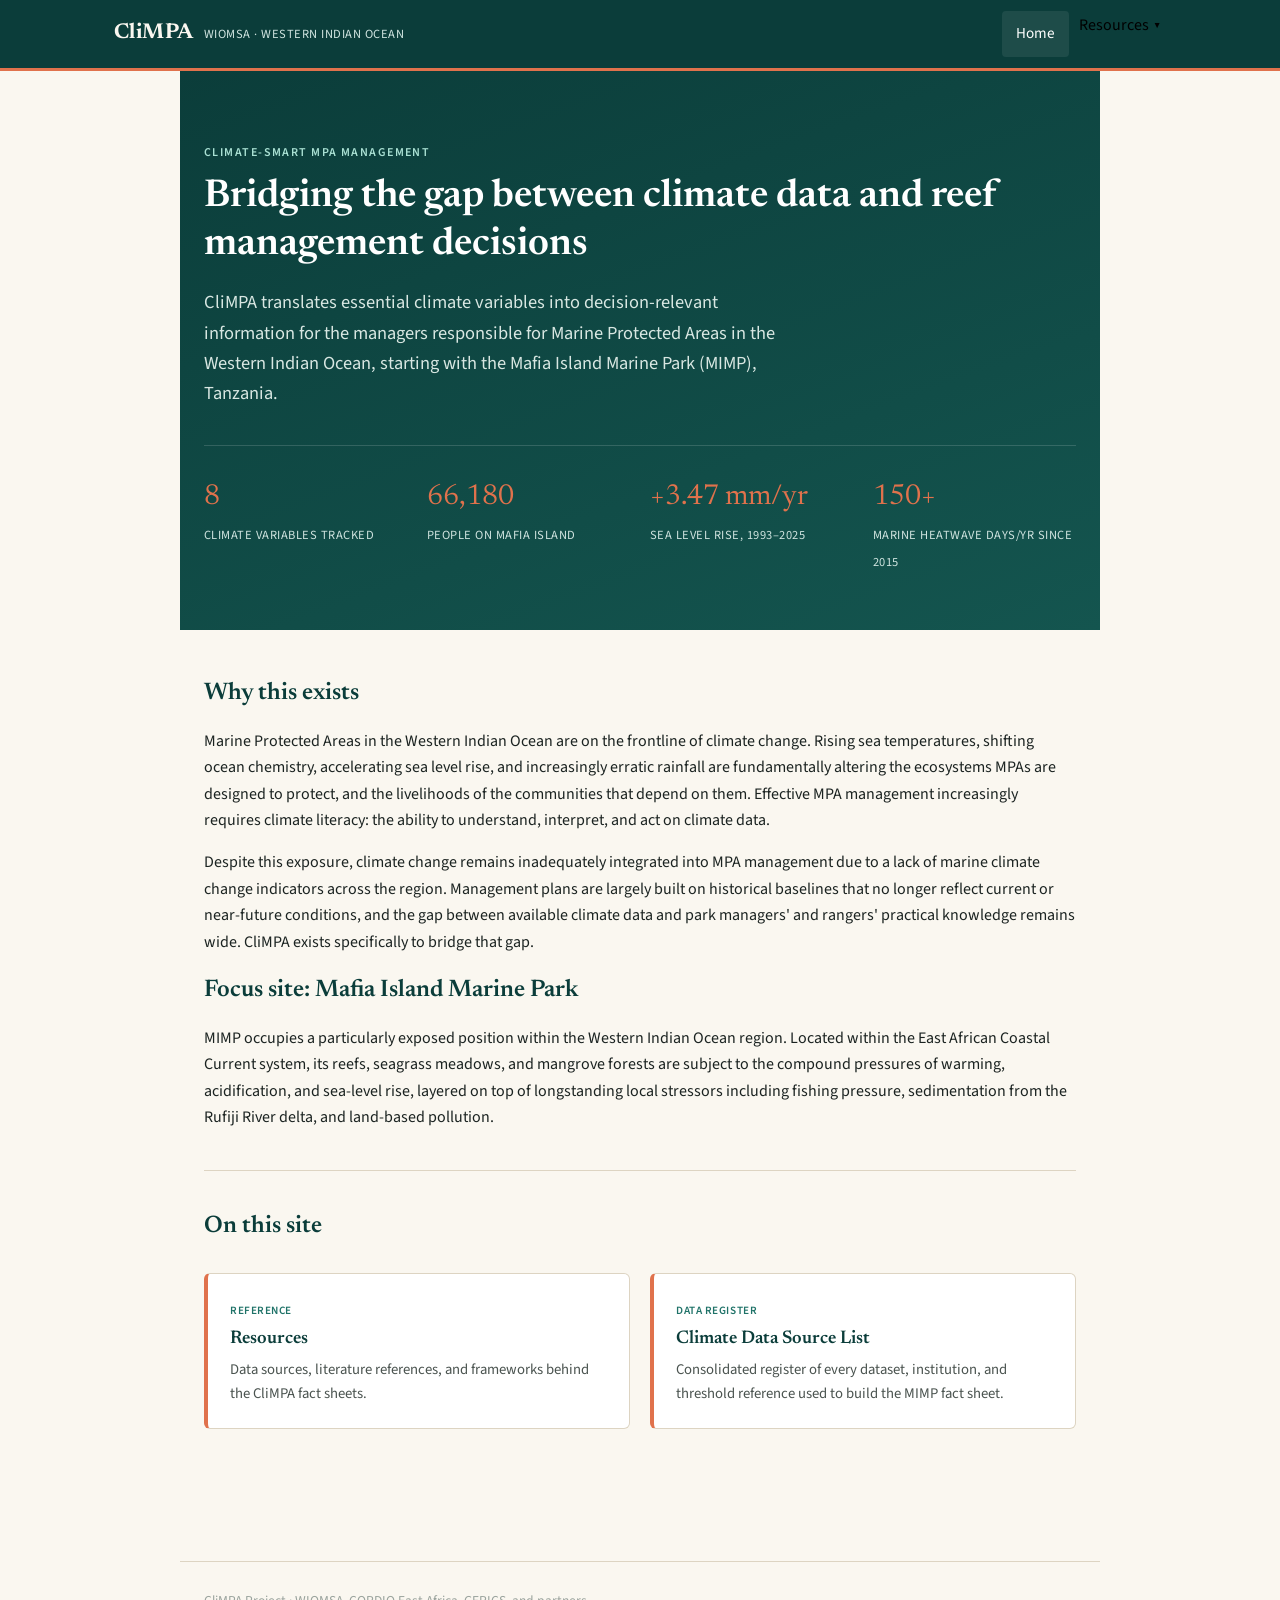
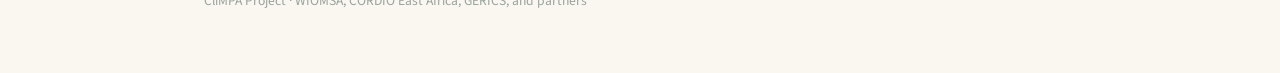
<file: docs/index.html>
<!DOCTYPE html>
<html lang="en">
<head>
<meta charset="UTF-8" />
<meta name="viewport" content="width=device-width, initial-scale=1" />
<title>CliMPA &mdash; Climate-Smart Marine Protected Area Management</title>
<link rel="preconnect" href="https://fonts.googleapis.com">
<link rel="preconnect" href="https://fonts.gstatic.com" crossorigin>
<link href="https://fonts.googleapis.com/css2?family=Newsreader:ital,wght@0,400;0,600;0,700;1,500&family=Source+Sans+3:wght@400;600;700&display=swap" rel="stylesheet">
<link rel="stylesheet" href="styles.css" />
</head>
<body>

<header class="site-header">
  <div class="nav-wrap">
    <a class="brand" href="index.html">
      <span class="brand-mark">CliMPA</span>
      <span class="brand-sub">WIOMSA &middot; Western Indian Ocean</span>
    </a>
    <nav class="primary-nav" aria-label="Primary">
      <ul>
        <li><a href="index.html" aria-current="page">Home</a></li>
        <li class="has-dropdown">
          <button class="dropdown-toggle" aria-expanded="false" aria-haspopup="true">
            Resources <span class="caret">&#9660;</span>
          </button>
          <ul class="dropdown-menu">
            <li><a href="resources.html">All resources</a></li>
            <li><a href="climate-data-source-list.html">Climate Data Source List</a></li>
          </ul>
        </li>
      </ul>
    </nav>
  </div>
</header>

<main>
  <section class="hero">
    <div class="hero-inner">
      <div class="page-eyebrow">Climate-smart MPA management</div>
      <h1 class="page-title">Bridging the gap between climate data and reef management decisions</h1>
      <p class="lede">CliMPA translates essential climate variables into decision-relevant information for the managers responsible for Marine Protected Areas in the Western Indian Ocean, starting with the Mafia Island Marine Park (MIMP), Tanzania.</p>

      <div class="stat-row">
        <div class="stat"><span class="num">8</span><span class="label">Climate variables tracked</span></div>
        <div class="stat"><span class="num">66,180</span><span class="label">People on Mafia Island</span></div>
        <div class="stat"><span class="num">+3.47 mm/yr</span><span class="label">Sea level rise, 1993&ndash;2025</span></div>
        <div class="stat"><span class="num">150+</span><span class="label">Marine heatwave days/yr since 2015</span></div>
      </div>
    </div>
  </section>

  <h2>Why this exists</h2>
  <p>Marine Protected Areas in the Western Indian Ocean are on the frontline of climate change. Rising sea temperatures, shifting ocean chemistry, accelerating sea level rise, and increasingly erratic rainfall are fundamentally altering the ecosystems MPAs are designed to protect, and the livelihoods of the communities that depend on them. Effective MPA management increasingly requires climate literacy: the ability to understand, interpret, and act on climate data.</p>

  <p>Despite this exposure, climate change remains inadequately integrated into MPA management due to a lack of marine climate change indicators across the region. Management plans are largely built on historical baselines that no longer reflect current or near-future conditions, and the gap between available climate data and park managers' and rangers' practical knowledge remains wide. CliMPA exists specifically to bridge that gap.</p>

  <h2>Focus site: Mafia Island Marine Park</h2>
  <p>MIMP occupies a particularly exposed position within the Western Indian Ocean region. Located within the East African Coastal Current system, its reefs, seagrass meadows, and mangrove forests are subject to the compound pressures of warming, acidification, and sea-level rise, layered on top of longstanding local stressors including fishing pressure, sedimentation from the Rufiji River delta, and land-based pollution.</p>

  <hr />

  <h2>On this site</h2>
  <div class="resource-grid">
    <a class="resource-card" href="resources.html">
      <span class="resource-tag">Reference</span>
      <h3>Resources</h3>
      <p>Data sources, literature references, and frameworks behind the CliMPA fact sheets.</p>
    </a>
    <a class="resource-card" href="climate-data-source-list.html">
      <span class="resource-tag">Data register</span>
      <h3>Climate Data Source List</h3>
      <p>Consolidated register of every dataset, institution, and threshold reference used to build the MIMP fact sheet.</p>
    </a>
  </div>
</main>

<footer class="site-footer">
  CliMPA Project &middot; WIOMSA, CORDIO East Africa, GERICS, and partners
</footer>

<script src="nav.js"></script>
</body>
</html>
</file>
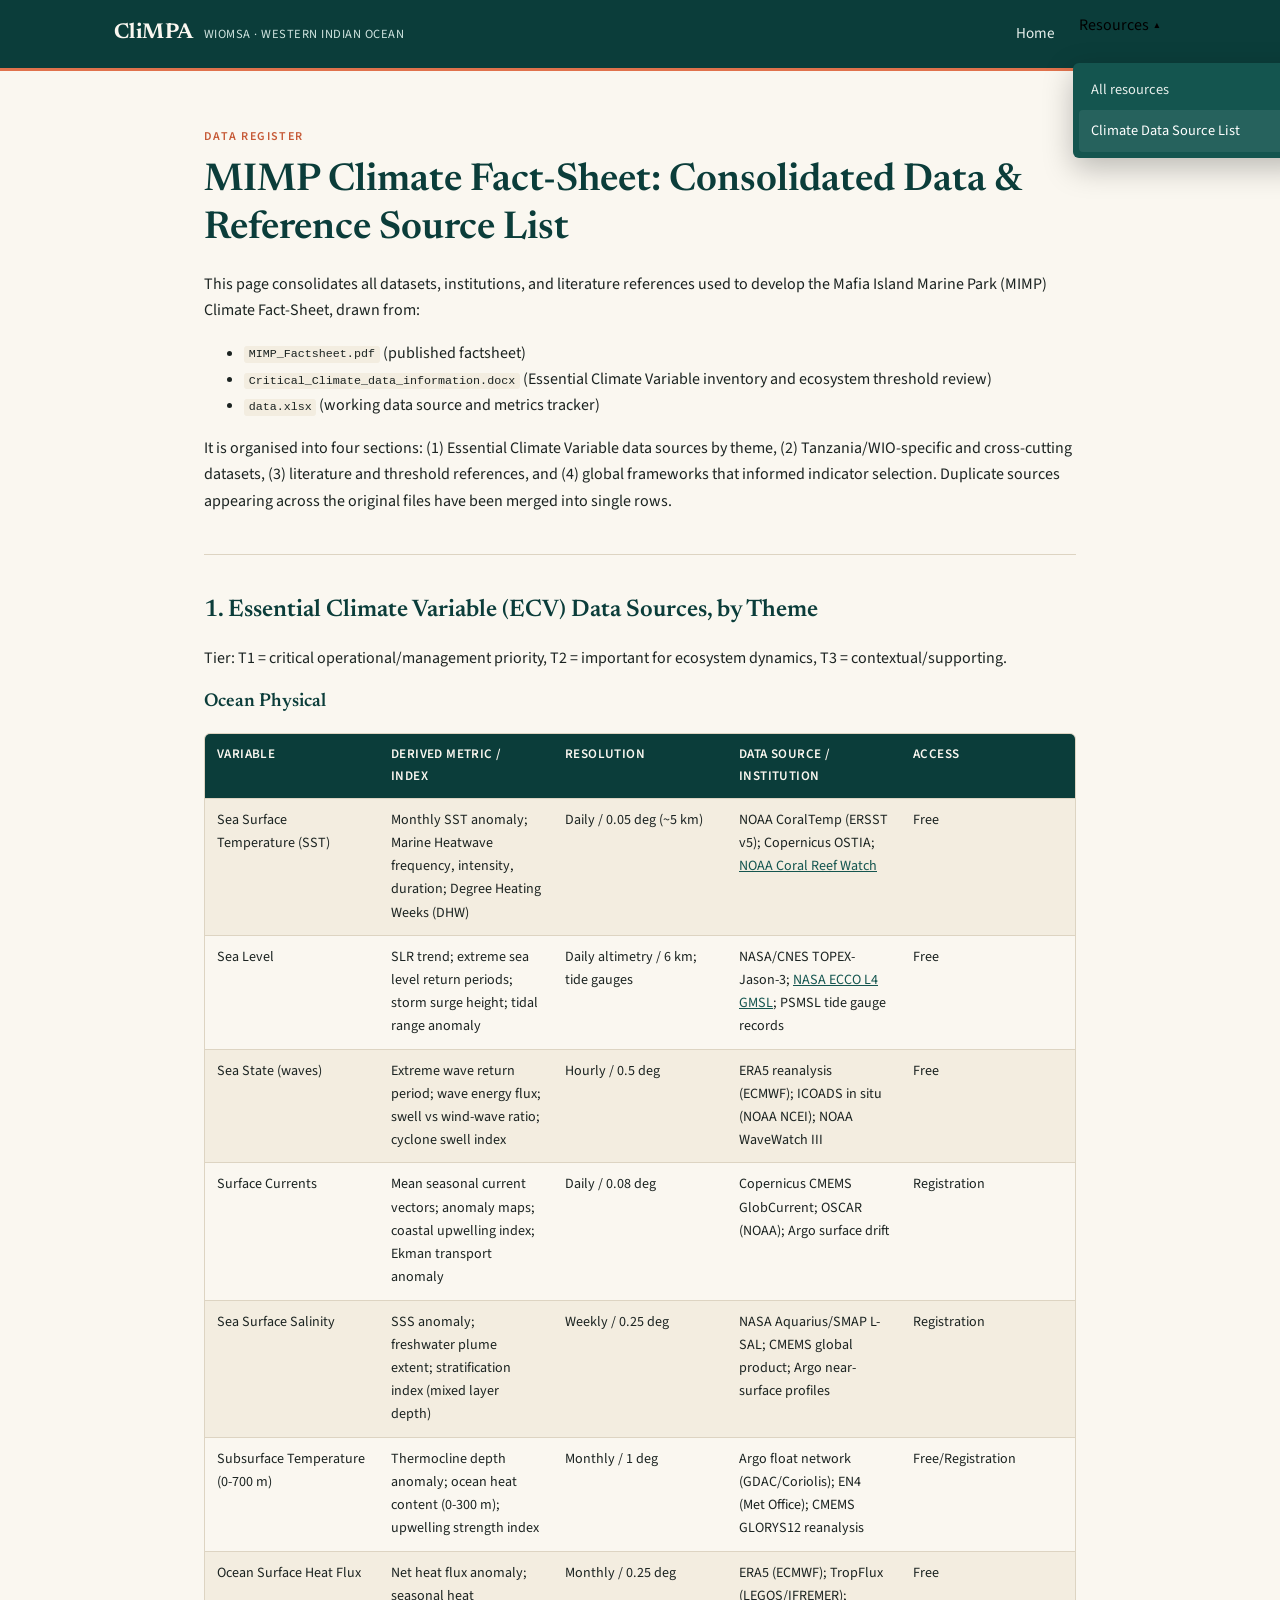
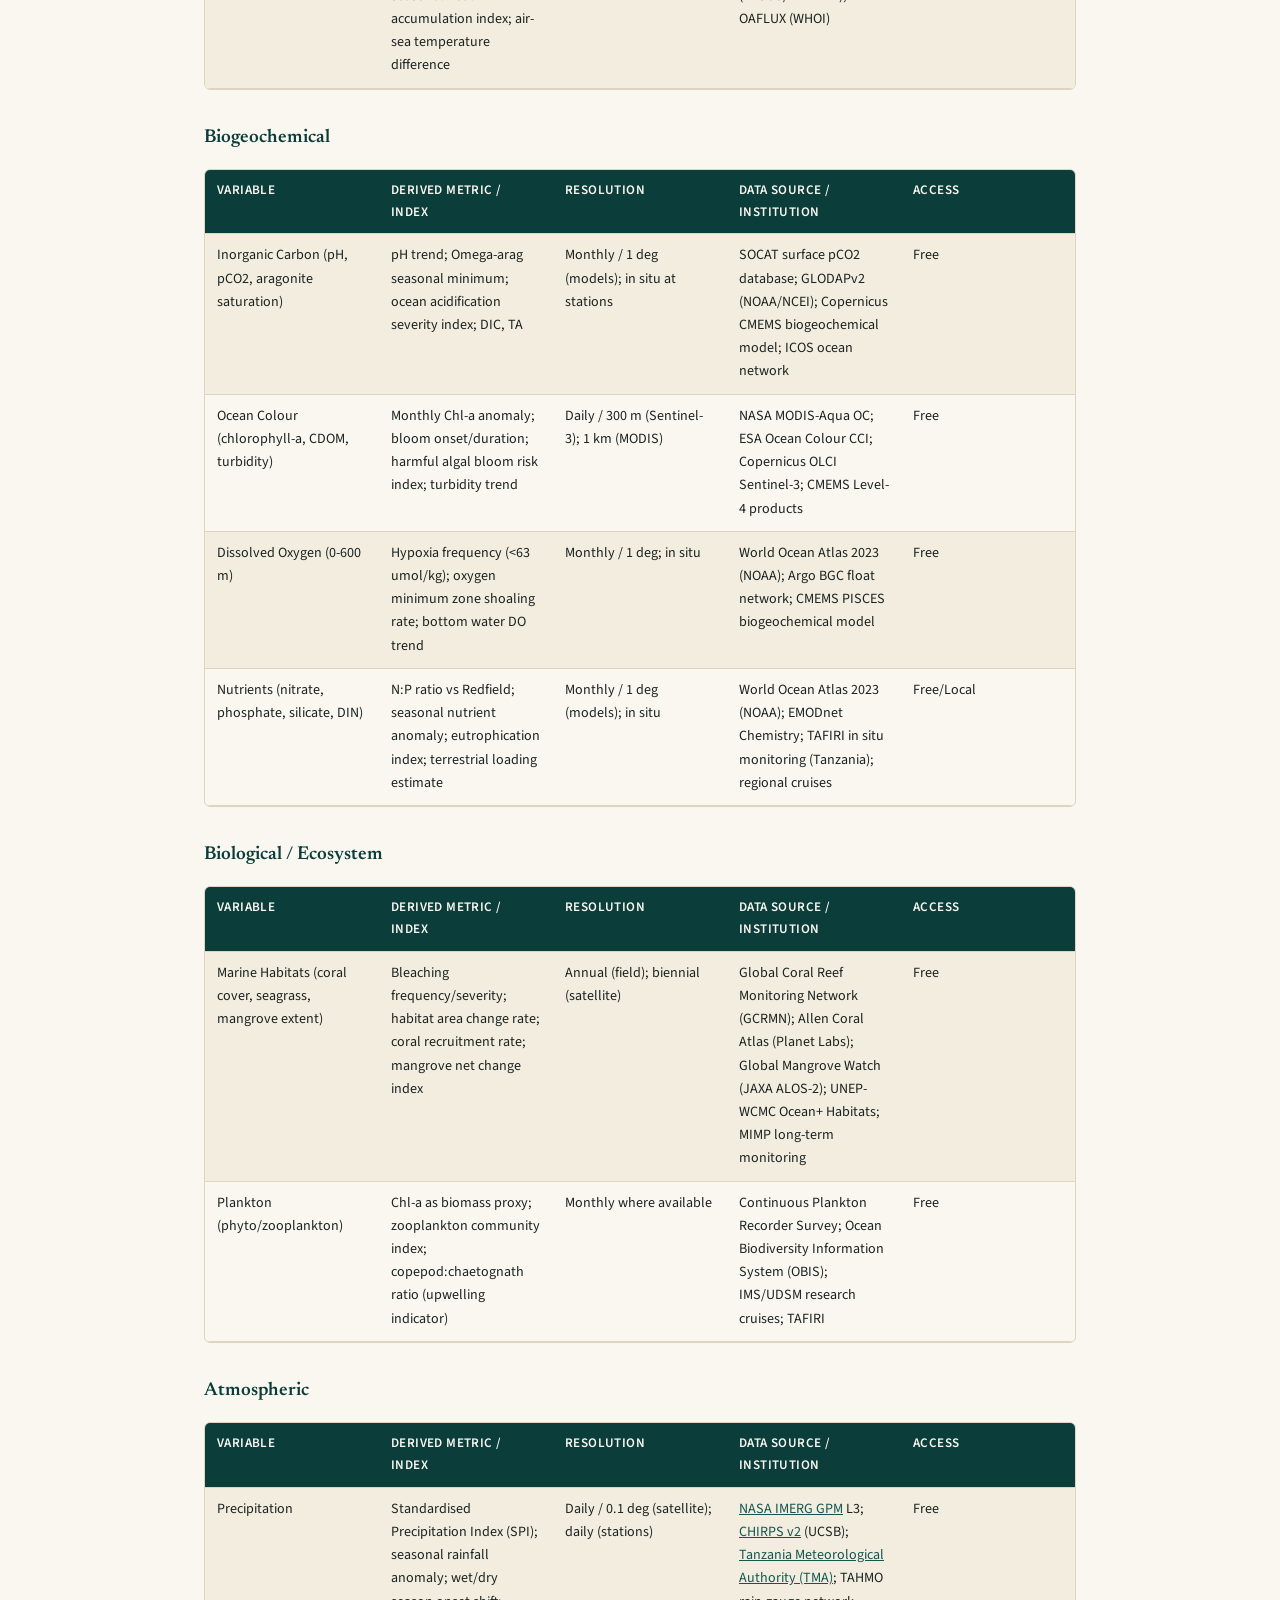
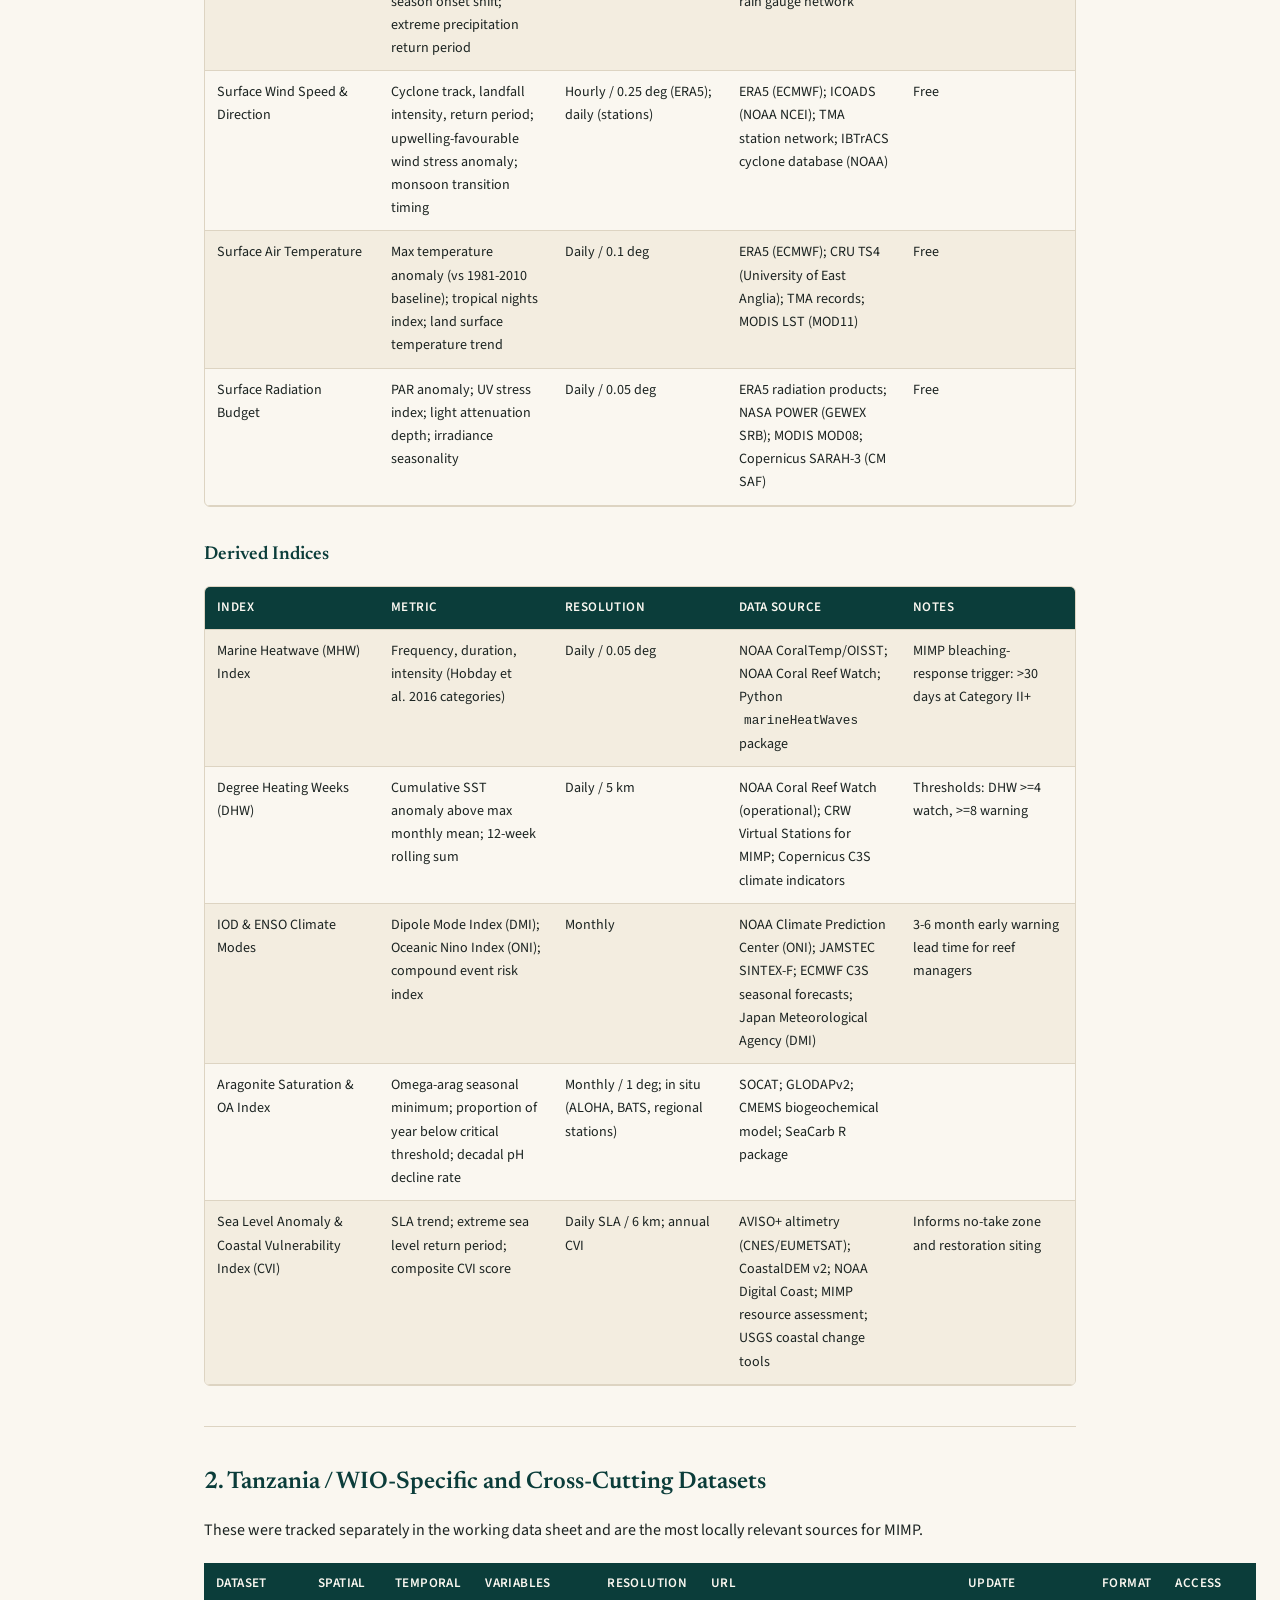
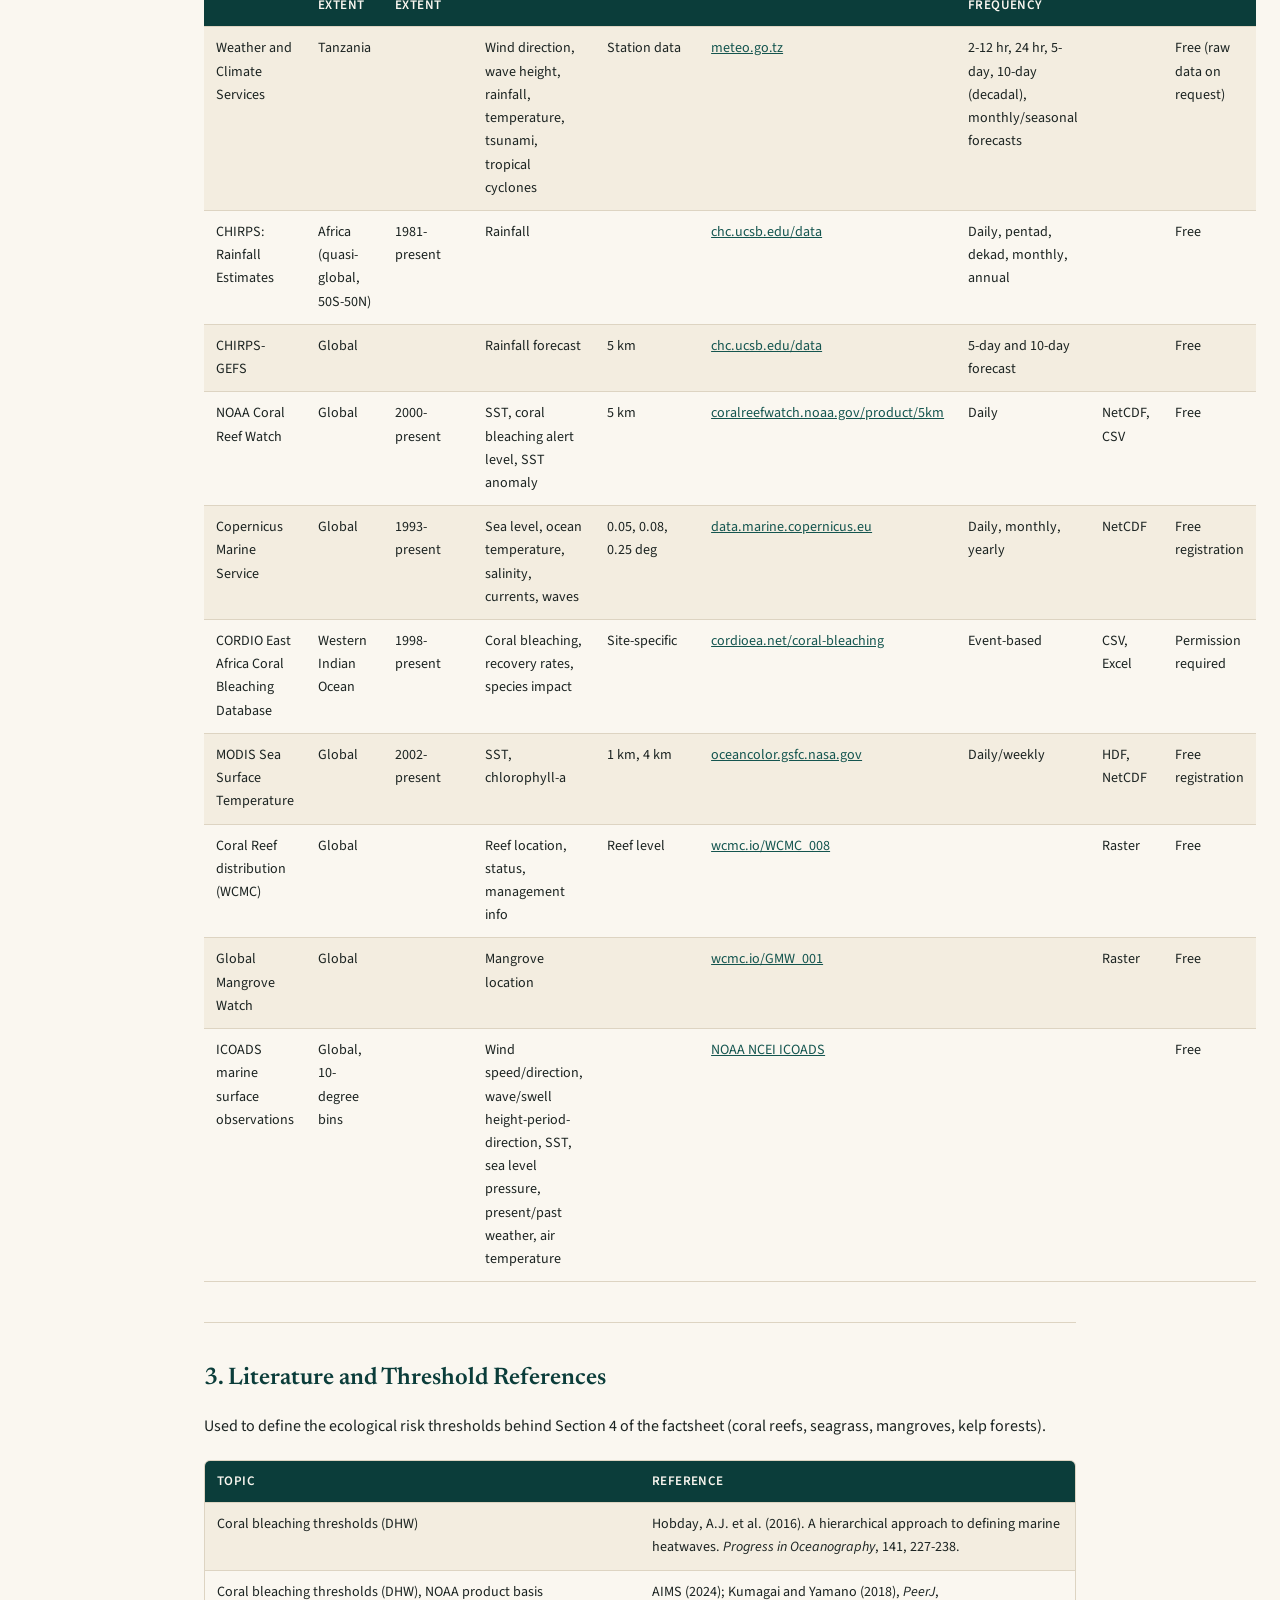
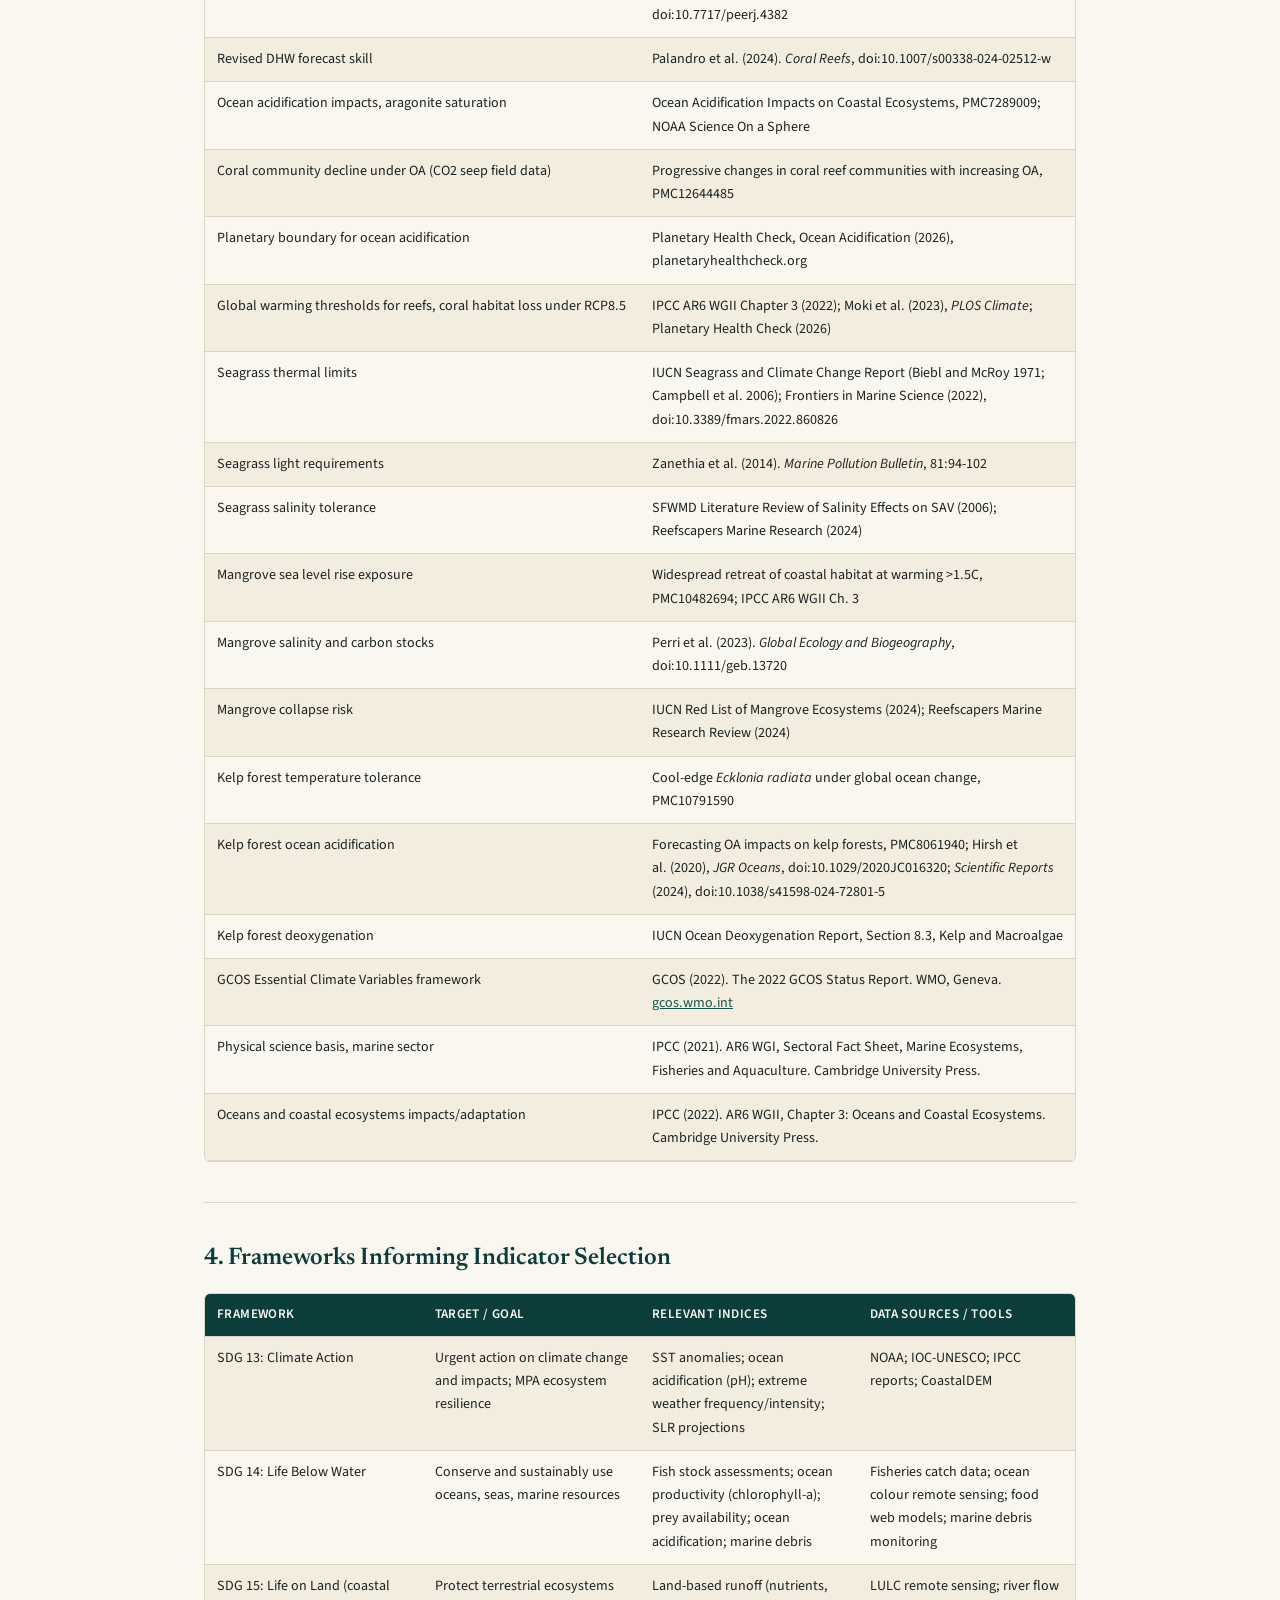
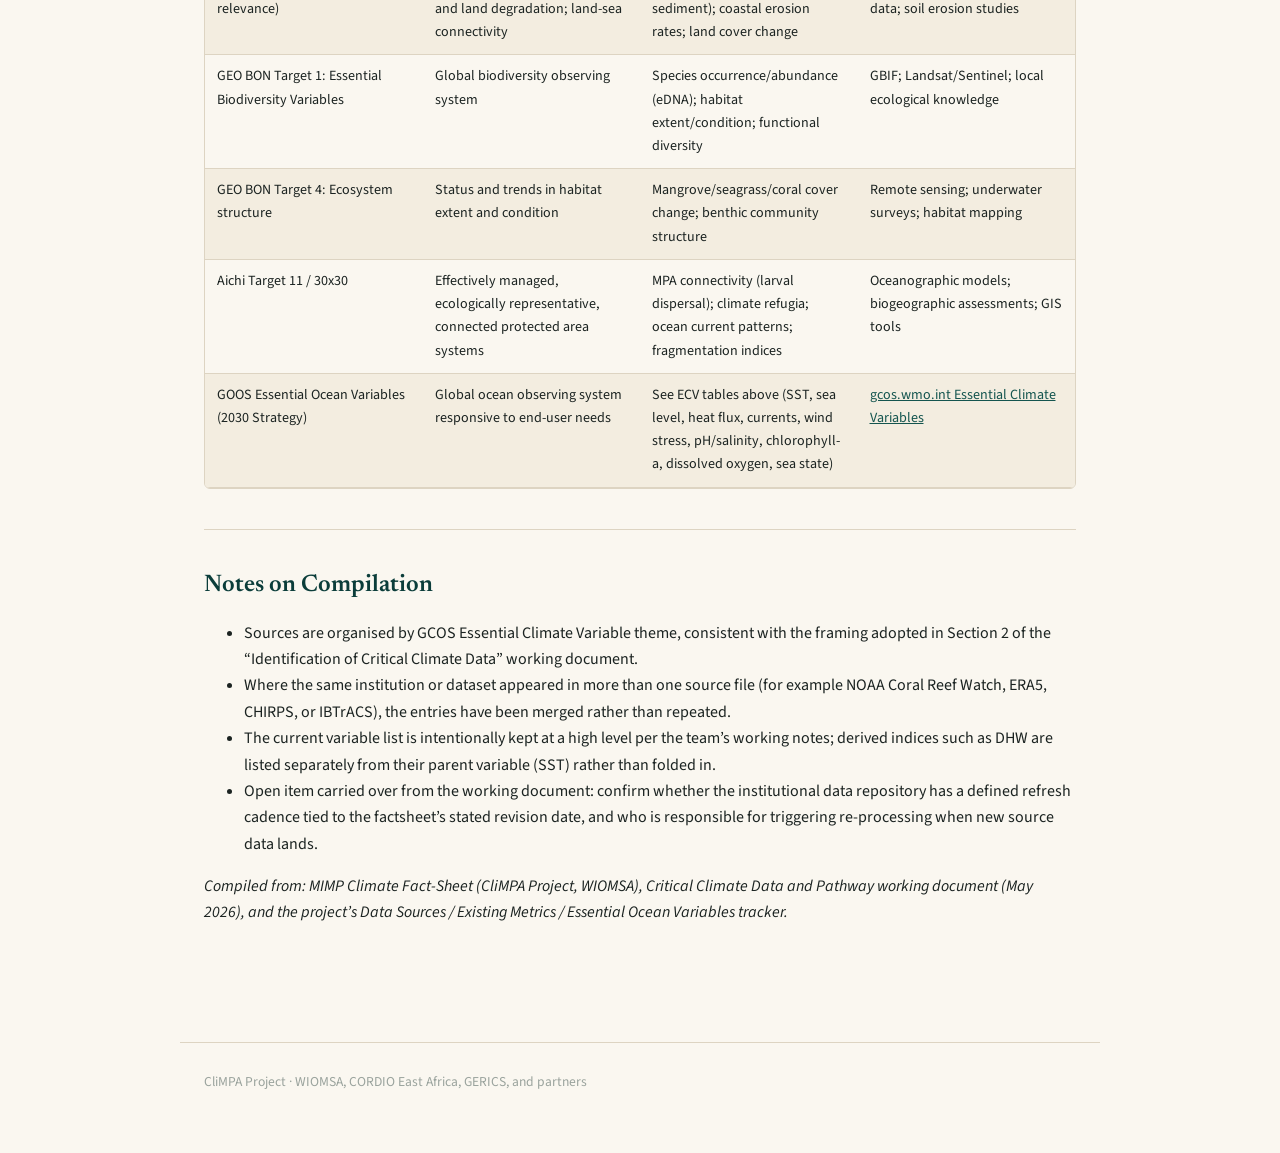
<file: docs/climate-data-source-list.html>
<!DOCTYPE html>
<html lang="en">
<head>
<meta charset="UTF-8" />
<meta name="viewport" content="width=device-width, initial-scale=1" />
<title>Climate Data Source List &mdash; CliMPA</title>
<link rel="preconnect" href="https://fonts.googleapis.com">
<link rel="preconnect" href="https://fonts.gstatic.com" crossorigin>
<link href="https://fonts.googleapis.com/css2?family=Newsreader:ital,wght@0,400;0,600;0,700;1,500&family=Source+Sans+3:wght@400;600;700&display=swap" rel="stylesheet">
<link rel="stylesheet" href="styles.css" />
</head>
<body>

<header class="site-header">
  <div class="nav-wrap">
    <a class="brand" href="index.html">
      <span class="brand-mark">CliMPA</span>
      <span class="brand-sub">WIOMSA &middot; Western Indian Ocean</span>
    </a>
    <nav class="primary-nav" aria-label="Primary">
      <ul>
        <li><a href="index.html">Home</a></li>
        <li class="has-dropdown open">
          <button class="dropdown-toggle" aria-expanded="true" aria-haspopup="true">
            Resources <span class="caret">&#9660;</span>
          </button>
          <ul class="dropdown-menu">
            <li><a href="resources.html">All resources</a></li>
            <li><a href="climate-data-source-list.html" aria-current="page">Climate Data Source List</a></li>
          </ul>
        </li>
      </ul>
    </nav>
  </div>
</header>

<main>
  <div class="page-eyebrow">Data register</div>
<h1 class="page-title" id="mimp-climate-fact-sheet-consolidated-data-reference-source-list">MIMP Climate Fact-Sheet: Consolidated Data &amp; Reference Source List</h1>
<p>This page consolidates all datasets, institutions, and literature references used to develop the Mafia Island Marine Park (MIMP) Climate Fact-Sheet, drawn from:</p>
<ul>
<li><code>MIMP_Factsheet.pdf</code> (published factsheet)</li>
<li><code>Critical_Climate_data_information.docx</code> (Essential Climate Variable inventory and ecosystem threshold review)</li>
<li><code>data.xlsx</code> (working data source and metrics tracker)</li>
</ul>
<p>It is organised into four sections: (1) Essential Climate Variable data sources by theme, (2) Tanzania/WIO-specific and cross-cutting datasets, (3) literature and threshold references, and (4) global frameworks that informed indicator selection. Duplicate sources appearing across the original files have been merged into single rows.</p>
<hr />
<h2 id="essential-climate-variable-ecv-data-sources-by-theme">1. Essential Climate Variable (ECV) Data Sources, by Theme</h2>
<p>Tier: T1 = critical operational/management priority, T2 = important for ecosystem dynamics, T3 = contextual/supporting.</p>
<h3 id="ocean-physical">Ocean Physical</h3>
<div class="table-scroll"><table>
<colgroup>
<col style="width: 20%" />
<col style="width: 20%" />
<col style="width: 20%" />
<col style="width: 20%" />
<col style="width: 20%" />
</colgroup>
<thead>
<tr class="header">
<th>Variable</th>
<th>Derived Metric / Index</th>
<th>Resolution</th>
<th>Data Source / Institution</th>
<th>Access</th>
</tr>
</thead>
<tbody>
<tr class="odd">
<td>Sea Surface Temperature (SST)</td>
<td>Monthly SST anomaly; Marine Heatwave frequency, intensity, duration; Degree Heating Weeks (DHW)</td>
<td>Daily / 0.05 deg (~5 km)</td>
<td>NOAA CoralTemp (ERSST v5); Copernicus OSTIA; <a href="https://coralreefwatch.noaa.gov">NOAA Coral Reef Watch</a></td>
<td>Free</td>
</tr>
<tr class="even">
<td>Sea Level</td>
<td>SLR trend; extreme sea level return periods; storm surge height; tidal range anomaly</td>
<td>Daily altimetry / 6 km; tide gauges</td>
<td>NASA/CNES TOPEX-Jason-3; <a href="https://www.earthdata.nasa.gov/data/catalog/pocloud-ecco-l4-gmsl-time-series-daily-v4r4-v4r4">NASA ECCO L4 GMSL</a>; PSMSL tide gauge records</td>
<td>Free</td>
</tr>
<tr class="odd">
<td>Sea State (waves)</td>
<td>Extreme wave return period; wave energy flux; swell vs wind-wave ratio; cyclone swell index</td>
<td>Hourly / 0.5 deg</td>
<td>ERA5 reanalysis (ECMWF); ICOADS in situ (NOAA NCEI); NOAA WaveWatch III</td>
<td>Free</td>
</tr>
<tr class="even">
<td>Surface Currents</td>
<td>Mean seasonal current vectors; anomaly maps; coastal upwelling index; Ekman transport anomaly</td>
<td>Daily / 0.08 deg</td>
<td>Copernicus CMEMS GlobCurrent; OSCAR (NOAA); Argo surface drift</td>
<td>Registration</td>
</tr>
<tr class="odd">
<td>Sea Surface Salinity</td>
<td>SSS anomaly; freshwater plume extent; stratification index (mixed layer depth)</td>
<td>Weekly / 0.25 deg</td>
<td>NASA Aquarius/SMAP L-SAL; CMEMS global product; Argo near-surface profiles</td>
<td>Registration</td>
</tr>
<tr class="even">
<td>Subsurface Temperature (0-700 m)</td>
<td>Thermocline depth anomaly; ocean heat content (0-300 m); upwelling strength index</td>
<td>Monthly / 1 deg</td>
<td>Argo float network (GDAC/Coriolis); EN4 (Met Office); CMEMS GLORYS12 reanalysis</td>
<td>Free/Registration</td>
</tr>
<tr class="odd">
<td>Ocean Surface Heat Flux</td>
<td>Net heat flux anomaly; seasonal heat accumulation index; air-sea temperature difference</td>
<td>Monthly / 0.25 deg</td>
<td>ERA5 (ECMWF); TropFlux (LEGOS/IFREMER); OAFLUX (WHOI)</td>
<td>Free</td>
</tr>
</tbody>
</table></div>
<h3 id="biogeochemical">Biogeochemical</h3>
<div class="table-scroll"><table>
<colgroup>
<col style="width: 20%" />
<col style="width: 20%" />
<col style="width: 20%" />
<col style="width: 20%" />
<col style="width: 20%" />
</colgroup>
<thead>
<tr class="header">
<th>Variable</th>
<th>Derived Metric / Index</th>
<th>Resolution</th>
<th>Data Source / Institution</th>
<th>Access</th>
</tr>
</thead>
<tbody>
<tr class="odd">
<td>Inorganic Carbon (pH, pCO2, aragonite saturation)</td>
<td>pH trend; Omega-arag seasonal minimum; ocean acidification severity index; DIC, TA</td>
<td>Monthly / 1 deg (models); in situ at stations</td>
<td>SOCAT surface pCO2 database; GLODAPv2 (NOAA/NCEI); Copernicus CMEMS biogeochemical model; ICOS ocean network</td>
<td>Free</td>
</tr>
<tr class="even">
<td>Ocean Colour (chlorophyll-a, CDOM, turbidity)</td>
<td>Monthly Chl-a anomaly; bloom onset/duration; harmful algal bloom risk index; turbidity trend</td>
<td>Daily / 300 m (Sentinel-3); 1 km (MODIS)</td>
<td>NASA MODIS-Aqua OC; ESA Ocean Colour CCI; Copernicus OLCI Sentinel-3; CMEMS Level-4 products</td>
<td>Free</td>
</tr>
<tr class="odd">
<td>Dissolved Oxygen (0-600 m)</td>
<td>Hypoxia frequency (&lt;63 umol/kg); oxygen minimum zone shoaling rate; bottom water DO trend</td>
<td>Monthly / 1 deg; in situ</td>
<td>World Ocean Atlas 2023 (NOAA); Argo BGC float network; CMEMS PISCES biogeochemical model</td>
<td>Free</td>
</tr>
<tr class="even">
<td>Nutrients (nitrate, phosphate, silicate, DIN)</td>
<td>N:P ratio vs Redfield; seasonal nutrient anomaly; eutrophication index; terrestrial loading estimate</td>
<td>Monthly / 1 deg (models); in situ</td>
<td>World Ocean Atlas 2023 (NOAA); EMODnet Chemistry; TAFIRI in situ monitoring (Tanzania); regional cruises</td>
<td>Free/Local</td>
</tr>
</tbody>
</table></div>
<h3 id="biological-ecosystem">Biological / Ecosystem</h3>
<div class="table-scroll"><table>
<colgroup>
<col style="width: 20%" />
<col style="width: 20%" />
<col style="width: 20%" />
<col style="width: 20%" />
<col style="width: 20%" />
</colgroup>
<thead>
<tr class="header">
<th>Variable</th>
<th>Derived Metric / Index</th>
<th>Resolution</th>
<th>Data Source / Institution</th>
<th>Access</th>
</tr>
</thead>
<tbody>
<tr class="odd">
<td>Marine Habitats (coral cover, seagrass, mangrove extent)</td>
<td>Bleaching frequency/severity; habitat area change rate; coral recruitment rate; mangrove net change index</td>
<td>Annual (field); biennial (satellite)</td>
<td>Global Coral Reef Monitoring Network (GCRMN); Allen Coral Atlas (Planet Labs); Global Mangrove Watch (JAXA ALOS-2); UNEP-WCMC Ocean+ Habitats; MIMP long-term monitoring</td>
<td>Free</td>
</tr>
<tr class="even">
<td>Plankton (phyto/zooplankton)</td>
<td>Chl-a as biomass proxy; zooplankton community index; copepod:chaetognath ratio (upwelling indicator)</td>
<td>Monthly where available</td>
<td>Continuous Plankton Recorder Survey; Ocean Biodiversity Information System (OBIS); IMS/UDSM research cruises; TAFIRI</td>
<td>Free</td>
</tr>
</tbody>
</table></div>
<h3 id="atmospheric">Atmospheric</h3>
<div class="table-scroll"><table>
<colgroup>
<col style="width: 20%" />
<col style="width: 20%" />
<col style="width: 20%" />
<col style="width: 20%" />
<col style="width: 20%" />
</colgroup>
<thead>
<tr class="header">
<th>Variable</th>
<th>Derived Metric / Index</th>
<th>Resolution</th>
<th>Data Source / Institution</th>
<th>Access</th>
</tr>
</thead>
<tbody>
<tr class="odd">
<td>Precipitation</td>
<td>Standardised Precipitation Index (SPI); seasonal rainfall anomaly; wet/dry season onset shift; extreme precipitation return period</td>
<td>Daily / 0.1 deg (satellite); daily (stations)</td>
<td><a href="https://gpm.nasa.gov">NASA IMERG GPM</a> L3; <a href="https://www.chc.ucsb.edu/data">CHIRPS v2</a> (UCSB); <a href="https://www.meteo.go.tz">Tanzania Meteorological Authority (TMA)</a>; TAHMO rain gauge network</td>
<td>Free</td>
</tr>
<tr class="even">
<td>Surface Wind Speed &amp; Direction</td>
<td>Cyclone track, landfall intensity, return period; upwelling-favourable wind stress anomaly; monsoon transition timing</td>
<td>Hourly / 0.25 deg (ERA5); daily (stations)</td>
<td>ERA5 (ECMWF); ICOADS (NOAA NCEI); TMA station network; IBTrACS cyclone database (NOAA)</td>
<td>Free</td>
</tr>
<tr class="odd">
<td>Surface Air Temperature</td>
<td>Max temperature anomaly (vs 1981-2010 baseline); tropical nights index; land surface temperature trend</td>
<td>Daily / 0.1 deg</td>
<td>ERA5 (ECMWF); CRU TS4 (University of East Anglia); TMA records; MODIS LST (MOD11)</td>
<td>Free</td>
</tr>
<tr class="even">
<td>Surface Radiation Budget</td>
<td>PAR anomaly; UV stress index; light attenuation depth; irradiance seasonality</td>
<td>Daily / 0.05 deg</td>
<td>ERA5 radiation products; NASA POWER (GEWEX SRB); MODIS MOD08; Copernicus SARAH-3 (CM SAF)</td>
<td>Free</td>
</tr>
</tbody>
</table></div>
<h3 id="derived-indices">Derived Indices</h3>
<div class="table-scroll"><table>
<colgroup>
<col style="width: 20%" />
<col style="width: 20%" />
<col style="width: 20%" />
<col style="width: 20%" />
<col style="width: 20%" />
</colgroup>
<thead>
<tr class="header">
<th>Index</th>
<th>Metric</th>
<th>Resolution</th>
<th>Data Source</th>
<th>Notes</th>
</tr>
</thead>
<tbody>
<tr class="odd">
<td>Marine Heatwave (MHW) Index</td>
<td>Frequency, duration, intensity (Hobday et al. 2016 categories)</td>
<td>Daily / 0.05 deg</td>
<td>NOAA CoralTemp/OISST; NOAA Coral Reef Watch; Python <code>marineHeatWaves</code> package</td>
<td>MIMP bleaching-response trigger: &gt;30 days at Category II+</td>
</tr>
<tr class="even">
<td>Degree Heating Weeks (DHW)</td>
<td>Cumulative SST anomaly above max monthly mean; 12-week rolling sum</td>
<td>Daily / 5 km</td>
<td>NOAA Coral Reef Watch (operational); CRW Virtual Stations for MIMP; Copernicus C3S climate indicators</td>
<td>Thresholds: DHW &gt;=4 watch, &gt;=8 warning</td>
</tr>
<tr class="odd">
<td>IOD &amp; ENSO Climate Modes</td>
<td>Dipole Mode Index (DMI); Oceanic Nino Index (ONI); compound event risk index</td>
<td>Monthly</td>
<td>NOAA Climate Prediction Center (ONI); JAMSTEC SINTEX-F; ECMWF C3S seasonal forecasts; Japan Meteorological Agency (DMI)</td>
<td>3-6 month early warning lead time for reef managers</td>
</tr>
<tr class="even">
<td>Aragonite Saturation &amp; OA Index</td>
<td>Omega-arag seasonal minimum; proportion of year below critical threshold; decadal pH decline rate</td>
<td>Monthly / 1 deg; in situ (ALOHA, BATS, regional stations)</td>
<td>SOCAT; GLODAPv2; CMEMS biogeochemical model; SeaCarb R package</td>
<td></td>
</tr>
<tr class="odd">
<td>Sea Level Anomaly &amp; Coastal Vulnerability Index (CVI)</td>
<td>SLA trend; extreme sea level return period; composite CVI score</td>
<td>Daily SLA / 6 km; annual CVI</td>
<td>AVISO+ altimetry (CNES/EUMETSAT); CoastalDEM v2; NOAA Digital Coast; MIMP resource assessment; USGS coastal change tools</td>
<td>Informs no-take zone and restoration siting</td>
</tr>
</tbody>
</table></div>
<hr />
<h2 id="tanzania-wio-specific-and-cross-cutting-datasets">2. Tanzania / WIO-Specific and Cross-Cutting Datasets</h2>
<p>These were tracked separately in the working data sheet and are the most locally relevant sources for MIMP.</p>
<table style="width:100%;">
<colgroup>
<col style="width: 11%" />
<col style="width: 11%" />
<col style="width: 11%" />
<col style="width: 11%" />
<col style="width: 11%" />
<col style="width: 11%" />
<col style="width: 11%" />
<col style="width: 11%" />
<col style="width: 11%" />
</colgroup>
<thead>
<tr class="header">
<th>Dataset</th>
<th>Spatial Extent</th>
<th>Temporal Extent</th>
<th>Variables</th>
<th>Resolution</th>
<th>URL</th>
<th>Update Frequency</th>
<th>Format</th>
<th>Access</th>
</tr>
</thead>
<tbody>
<tr class="odd">
<td>Weather and Climate Services</td>
<td>Tanzania</td>
<td></td>
<td>Wind direction, wave height, rainfall, temperature, tsunami, tropical cyclones</td>
<td>Station data</td>
<td><a href="https://www.meteo.go.tz">meteo.go.tz</a></td>
<td>2-12 hr, 24 hr, 5-day, 10-day (decadal), monthly/seasonal forecasts</td>
<td></td>
<td>Free (raw data on request)</td>
</tr>
<tr class="even">
<td>CHIRPS: Rainfall Estimates</td>
<td>Africa (quasi-global, 50S-50N)</td>
<td>1981-present</td>
<td>Rainfall</td>
<td></td>
<td><a href="https://www.chc.ucsb.edu/data">chc.ucsb.edu/data</a></td>
<td>Daily, pentad, dekad, monthly, annual</td>
<td></td>
<td>Free</td>
</tr>
<tr class="odd">
<td>CHIRPS-GEFS</td>
<td>Global</td>
<td></td>
<td>Rainfall forecast</td>
<td>5 km</td>
<td><a href="https://www.chc.ucsb.edu/data">chc.ucsb.edu/data</a></td>
<td>5-day and 10-day forecast</td>
<td></td>
<td>Free</td>
</tr>
<tr class="even">
<td>NOAA Coral Reef Watch</td>
<td>Global</td>
<td>2000-present</td>
<td>SST, coral bleaching alert level, SST anomaly</td>
<td>5 km</td>
<td><a href="https://coralreefwatch.noaa.gov/product/5km/index.php">coralreefwatch.noaa.gov/product/5km</a></td>
<td>Daily</td>
<td>NetCDF, CSV</td>
<td>Free</td>
</tr>
<tr class="odd">
<td>Copernicus Marine Service</td>
<td>Global</td>
<td>1993-present</td>
<td>Sea level, ocean temperature, salinity, currents, waves</td>
<td>0.05, 0.08, 0.25 deg</td>
<td><a href="https://data.marine.copernicus.eu/viewer/expert">data.marine.copernicus.eu</a></td>
<td>Daily, monthly, yearly</td>
<td>NetCDF</td>
<td>Free registration</td>
</tr>
<tr class="even">
<td>CORDIO East Africa Coral Bleaching Database</td>
<td>Western Indian Ocean</td>
<td>1998-present</td>
<td>Coral bleaching, recovery rates, species impact</td>
<td>Site-specific</td>
<td><a href="https://cordioea.net/coral-bleaching/">cordioea.net/coral-bleaching</a></td>
<td>Event-based</td>
<td>CSV, Excel</td>
<td>Permission required</td>
</tr>
<tr class="odd">
<td>MODIS Sea Surface Temperature</td>
<td>Global</td>
<td>2002-present</td>
<td>SST, chlorophyll-a</td>
<td>1 km, 4 km</td>
<td><a href="https://oceancolor.gsfc.nasa.gov/">oceancolor.gsfc.nasa.gov</a></td>
<td>Daily/weekly</td>
<td>HDF, NetCDF</td>
<td>Free registration</td>
</tr>
<tr class="even">
<td>Coral Reef distribution (WCMC)</td>
<td>Global</td>
<td></td>
<td>Reef location, status, management info</td>
<td>Reef level</td>
<td><a href="https://wcmc.io/WCMC_008">wcmc.io/WCMC_008</a></td>
<td></td>
<td>Raster</td>
<td>Free</td>
</tr>
<tr class="odd">
<td>Global Mangrove Watch</td>
<td>Global</td>
<td></td>
<td>Mangrove location</td>
<td></td>
<td><a href="https://wcmc.io/GMW_001">wcmc.io/GMW_001</a></td>
<td></td>
<td>Raster</td>
<td>Free</td>
</tr>
<tr class="even">
<td>ICOADS marine surface observations</td>
<td>Global, 10-degree bins</td>
<td></td>
<td>Wind speed/direction, wave/swell height-period-direction, SST, sea level pressure, present/past weather, air temperature</td>
<td></td>
<td><a href="https://www.ncei.noaa.gov/metadata/geoportal/rest/metadata/item/gov.noaa.ncdc:C00606/html">NOAA NCEI ICOADS</a></td>
<td></td>
<td></td>
<td>Free</td>
</tr>
</tbody>
</table>
<hr />
<h2 id="literature-and-threshold-references">3. Literature and Threshold References</h2>
<p>Used to define the ecological risk thresholds behind Section 4 of the factsheet (coral reefs, seagrass, mangroves, kelp forests).</p>
<div class="table-scroll"><table>
<colgroup>
<col style="width: 50%" />
<col style="width: 50%" />
</colgroup>
<thead>
<tr class="header">
<th>Topic</th>
<th>Reference</th>
</tr>
</thead>
<tbody>
<tr class="odd">
<td>Coral bleaching thresholds (DHW)</td>
<td>Hobday, A.J. et al. (2016). A hierarchical approach to defining marine heatwaves. <em>Progress in Oceanography</em>, 141, 227-238.</td>
</tr>
<tr class="even">
<td>Coral bleaching thresholds (DHW), NOAA product basis</td>
<td>AIMS (2024); Kumagai and Yamano (2018), <em>PeerJ</em>, doi:10.7717/peerj.4382</td>
</tr>
<tr class="odd">
<td>Revised DHW forecast skill</td>
<td>Palandro et al. (2024). <em>Coral Reefs</em>, doi:10.1007/s00338-024-02512-w</td>
</tr>
<tr class="even">
<td>Ocean acidification impacts, aragonite saturation</td>
<td>Ocean Acidification Impacts on Coastal Ecosystems, PMC7289009; NOAA Science On a Sphere</td>
</tr>
<tr class="odd">
<td>Coral community decline under OA (CO2 seep field data)</td>
<td>Progressive changes in coral reef communities with increasing OA, PMC12644485</td>
</tr>
<tr class="even">
<td>Planetary boundary for ocean acidification</td>
<td>Planetary Health Check, Ocean Acidification (2026), planetaryhealthcheck.org</td>
</tr>
<tr class="odd">
<td>Global warming thresholds for reefs, coral habitat loss under RCP8.5</td>
<td>IPCC AR6 WGII Chapter 3 (2022); Moki et al. (2023), <em>PLOS Climate</em>; Planetary Health Check (2026)</td>
</tr>
<tr class="even">
<td>Seagrass thermal limits</td>
<td>IUCN Seagrass and Climate Change Report (Biebl and McRoy 1971; Campbell et al. 2006); Frontiers in Marine Science (2022), doi:10.3389/fmars.2022.860826</td>
</tr>
<tr class="odd">
<td>Seagrass light requirements</td>
<td>Zanethia et al. (2014). <em>Marine Pollution Bulletin</em>, 81:94-102</td>
</tr>
<tr class="even">
<td>Seagrass salinity tolerance</td>
<td>SFWMD Literature Review of Salinity Effects on SAV (2006); Reefscapers Marine Research (2024)</td>
</tr>
<tr class="odd">
<td>Mangrove sea level rise exposure</td>
<td>Widespread retreat of coastal habitat at warming &gt;1.5C, PMC10482694; IPCC AR6 WGII Ch. 3</td>
</tr>
<tr class="even">
<td>Mangrove salinity and carbon stocks</td>
<td>Perri et al. (2023). <em>Global Ecology and Biogeography</em>, doi:10.1111/geb.13720</td>
</tr>
<tr class="odd">
<td>Mangrove collapse risk</td>
<td>IUCN Red List of Mangrove Ecosystems (2024); Reefscapers Marine Research Review (2024)</td>
</tr>
<tr class="even">
<td>Kelp forest temperature tolerance</td>
<td>Cool-edge <em>Ecklonia radiata</em> under global ocean change, PMC10791590</td>
</tr>
<tr class="odd">
<td>Kelp forest ocean acidification</td>
<td>Forecasting OA impacts on kelp forests, PMC8061940; Hirsh et al. (2020), <em>JGR Oceans</em>, doi:10.1029/2020JC016320; <em>Scientific Reports</em> (2024), doi:10.1038/s41598-024-72801-5</td>
</tr>
<tr class="even">
<td>Kelp forest deoxygenation</td>
<td>IUCN Ocean Deoxygenation Report, Section 8.3, Kelp and Macroalgae</td>
</tr>
<tr class="odd">
<td>GCOS Essential Climate Variables framework</td>
<td>GCOS (2022). The 2022 GCOS Status Report. WMO, Geneva. <a href="https://gcos.wmo.int">gcos.wmo.int</a></td>
</tr>
<tr class="even">
<td>Physical science basis, marine sector</td>
<td>IPCC (2021). AR6 WGI, Sectoral Fact Sheet, Marine Ecosystems, Fisheries and Aquaculture. Cambridge University Press.</td>
</tr>
<tr class="odd">
<td>Oceans and coastal ecosystems impacts/adaptation</td>
<td>IPCC (2022). AR6 WGII, Chapter 3: Oceans and Coastal Ecosystems. Cambridge University Press.</td>
</tr>
</tbody>
</table></div>
<hr />
<h2 id="frameworks-informing-indicator-selection">4. Frameworks Informing Indicator Selection</h2>
<div class="table-scroll"><table>
<colgroup>
<col style="width: 25%" />
<col style="width: 25%" />
<col style="width: 25%" />
<col style="width: 25%" />
</colgroup>
<thead>
<tr class="header">
<th>Framework</th>
<th>Target / Goal</th>
<th>Relevant Indices</th>
<th>Data Sources / Tools</th>
</tr>
</thead>
<tbody>
<tr class="odd">
<td>SDG 13: Climate Action</td>
<td>Urgent action on climate change and impacts; MPA ecosystem resilience</td>
<td>SST anomalies; ocean acidification (pH); extreme weather frequency/intensity; SLR projections</td>
<td>NOAA; IOC-UNESCO; IPCC reports; CoastalDEM</td>
</tr>
<tr class="even">
<td>SDG 14: Life Below Water</td>
<td>Conserve and sustainably use oceans, seas, marine resources</td>
<td>Fish stock assessments; ocean productivity (chlorophyll-a); prey availability; ocean acidification; marine debris</td>
<td>Fisheries catch data; ocean colour remote sensing; food web models; marine debris monitoring</td>
</tr>
<tr class="odd">
<td>SDG 15: Life on Land (coastal relevance)</td>
<td>Protect terrestrial ecosystems and land degradation; land-sea connectivity</td>
<td>Land-based runoff (nutrients, sediment); coastal erosion rates; land cover change</td>
<td>LULC remote sensing; river flow data; soil erosion studies</td>
</tr>
<tr class="even">
<td>GEO BON Target 1: Essential Biodiversity Variables</td>
<td>Global biodiversity observing system</td>
<td>Species occurrence/abundance (eDNA); habitat extent/condition; functional diversity</td>
<td>GBIF; Landsat/Sentinel; local ecological knowledge</td>
</tr>
<tr class="odd">
<td>GEO BON Target 4: Ecosystem structure</td>
<td>Status and trends in habitat extent and condition</td>
<td>Mangrove/seagrass/coral cover change; benthic community structure</td>
<td>Remote sensing; underwater surveys; habitat mapping</td>
</tr>
<tr class="even">
<td>Aichi Target 11 / 30x30</td>
<td>Effectively managed, ecologically representative, connected protected area systems</td>
<td>MPA connectivity (larval dispersal); climate refugia; ocean current patterns; fragmentation indices</td>
<td>Oceanographic models; biogeographic assessments; GIS tools</td>
</tr>
<tr class="odd">
<td>GOOS Essential Ocean Variables (2030 Strategy)</td>
<td>Global ocean observing system responsive to end-user needs</td>
<td>See ECV tables above (SST, sea level, heat flux, currents, wind stress, pH/salinity, chlorophyll-a, dissolved oxygen, sea state)</td>
<td><a href="https://gcos.wmo.int/site/global-climate-observing-system-gcos/essential-climate-variables">gcos.wmo.int Essential Climate Variables</a></td>
</tr>
</tbody>
</table></div>
<hr />
<h2 id="notes-on-compilation">Notes on Compilation</h2>
<ul>
<li>Sources are organised by GCOS Essential Climate Variable theme, consistent with the framing adopted in Section 2 of the “Identification of Critical Climate Data” working document.</li>
<li>Where the same institution or dataset appeared in more than one source file (for example NOAA Coral Reef Watch, ERA5, CHIRPS, or IBTrACS), the entries have been merged rather than repeated.</li>
<li>The current variable list is intentionally kept at a high level per the team’s working notes; derived indices such as DHW are listed separately from their parent variable (SST) rather than folded in.</li>
<li>Open item carried over from the working document: confirm whether the institutional data repository has a defined refresh cadence tied to the factsheet’s stated revision date, and who is responsible for triggering re-processing when new source data lands.</li>
</ul>
<p><em>Compiled from: MIMP Climate Fact-Sheet (CliMPA Project, WIOMSA), Critical Climate Data and Pathway working document (May 2026), and the project’s Data Sources / Existing Metrics / Essential Ocean Variables tracker.</em></p>
</main>

<footer class="site-footer">
  CliMPA Project &middot; WIOMSA, CORDIO East Africa, GERICS, and partners
</footer>

<script src="nav.js"></script>
</body>
</html>
</file>
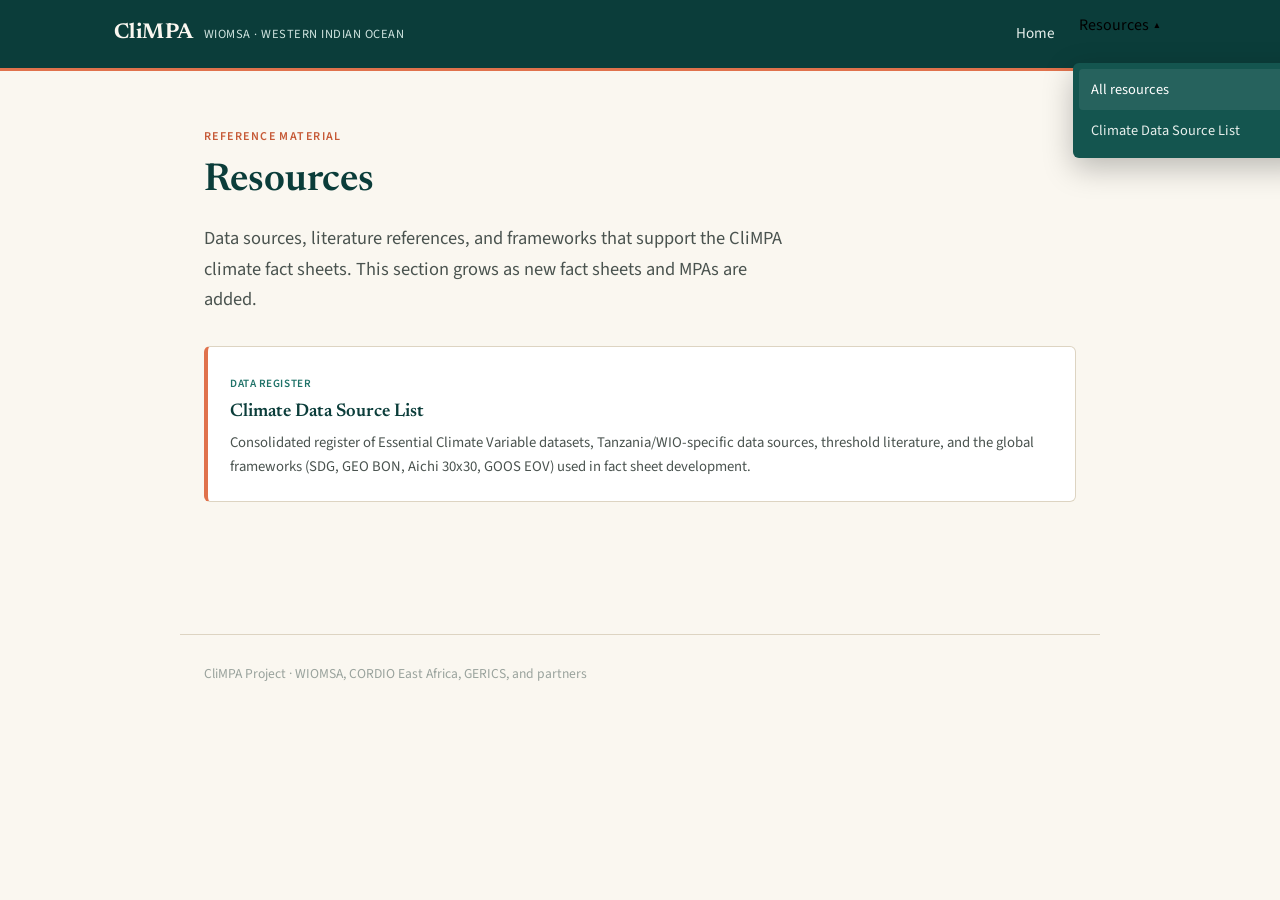
<file: docs/resources.html>
<!DOCTYPE html>
<html lang="en">
<head>
<meta charset="UTF-8" />
<meta name="viewport" content="width=device-width, initial-scale=1" />
<title>Resources &mdash; CliMPA</title>
<link rel="preconnect" href="https://fonts.googleapis.com">
<link rel="preconnect" href="https://fonts.gstatic.com" crossorigin>
<link href="https://fonts.googleapis.com/css2?family=Newsreader:ital,wght@0,400;0,600;0,700;1,500&family=Source+Sans+3:wght@400;600;700&display=swap" rel="stylesheet">
<link rel="stylesheet" href="styles.css" />
</head>
<body>

<header class="site-header">
  <div class="nav-wrap">
    <a class="brand" href="index.html">
      <span class="brand-mark">CliMPA</span>
      <span class="brand-sub">WIOMSA &middot; Western Indian Ocean</span>
    </a>
    <nav class="primary-nav" aria-label="Primary">
      <ul>
        <li><a href="index.html">Home</a></li>
        <li class="has-dropdown open">
          <button class="dropdown-toggle" aria-expanded="true" aria-haspopup="true">
            Resources <span class="caret">&#9660;</span>
          </button>
          <ul class="dropdown-menu">
            <li><a href="resources.html" aria-current="page">All resources</a></li>
            <li><a href="climate-data-source-list.html">Climate Data Source List</a></li>
          </ul>
        </li>
      </ul>
    </nav>
  </div>
</header>

<main>
  <div class="page-eyebrow">Reference material</div>
  <h1 class="page-title">Resources</h1>
  <p class="lede">Data sources, literature references, and frameworks that support the CliMPA climate fact sheets. This section grows as new fact sheets and MPAs are added.</p>

  <div class="resource-grid">
    <a class="resource-card" href="climate-data-source-list.html">
      <span class="resource-tag">Data register</span>
      <h3>Climate Data Source List</h3>
      <p>Consolidated register of Essential Climate Variable datasets, Tanzania/WIO-specific data sources, threshold literature, and the global frameworks (SDG, GEO BON, Aichi 30x30, GOOS EOV) used in fact sheet development.</p>
    </a>
  </div>

</main>

<footer class="site-footer">
  CliMPA Project &middot; WIOMSA, CORDIO East Africa, GERICS, and partners
</footer>

<script src="nav.js"></script>
</body>
</html>
</file>
<file: docs/styles.css>
/* CliMPA site styles
   Palette: deep reef teal, sand, coral accent, driftwood grey
*/

:root {
  --teal-900: #0b3d3a;
  --teal-700: #14554f;
  --teal-500: #1f7268;
  --sand-50: #faf7f0;
  --sand-100: #f3ede0;
  --coral-500: #e0724c;
  --coral-600: #c65a37;
  --ink-900: #1b2321;
  --ink-600: #4a534f;
  --ink-300: #9aa39d;
  --line: #ddd4c2;
  --max-w: 920px;
}

* { box-sizing: border-box; }

html { scroll-behavior: smooth; }

body {
  margin: 0;
  font-family: "Newsreader", Georgia, "Times New Roman", serif;
  background: var(--sand-50);
  color: var(--ink-900);
  line-height: 1.65;
}

body, h1, h2, h3, h4, p, ul, ol, table {
  font-family: "Source Sans 3", "Segoe UI", system-ui, -apple-system, sans-serif;
}

h1, h2, h3, h4 {
  font-family: "Newsreader", Georgia, serif;
  color: var(--teal-900);
  font-weight: 600;
  line-height: 1.25;
}

a { color: var(--teal-700); }
a:hover { color: var(--coral-600); }

code {
  background: var(--sand-100);
  padding: 0.1em 0.4em;
  border-radius: 3px;
  font-size: 0.9em;
}

/* ---------- Header / nav ---------- */

.site-header {
  background: var(--teal-900);
  border-bottom: 3px solid var(--coral-500);
}

.nav-wrap {
  max-width: 1100px;
  margin: 0 auto;
  padding: 0 24px;
  display: flex;
  align-items: center;
  justify-content: space-between;
  height: 68px;
}

.brand {
  display: flex;
  align-items: baseline;
  gap: 10px;
  text-decoration: none;
  color: var(--sand-50);
}

.brand-mark {
  font-family: "Newsreader", Georgia, serif;
  font-weight: 700;
  font-size: 1.35rem;
  letter-spacing: 0.02em;
}

.brand-sub {
  font-size: 0.78rem;
  color: #cfe3df;
  font-family: "Source Sans 3", sans-serif;
  letter-spacing: 0.04em;
  text-transform: uppercase;
}

nav.primary-nav {
  display: flex;
  align-items: center;
  gap: 4px;
}

nav.primary-nav > ul {
  display: flex;
  list-style: none;
  margin: 0;
  padding: 0;
  gap: 4px;
}

nav.primary-nav a {
  display: block;
  padding: 10px 14px;
  color: #e7efec;
  text-decoration: none;
  font-family: "Source Sans 3", sans-serif;
  font-size: 0.95rem;
  border-radius: 4px;
  white-space: nowrap;
}

nav.primary-nav a:hover,
nav.primary-nav a[aria-current="page"] {
  background: rgba(255, 255, 255, 0.08);
  color: #ffffff;
}

.has-dropdown {
  position: relative;
}

.dropdown-toggle {
  display: flex !important;
  align-items: center;
  gap: 5px;
  cursor: pointer;
  background: none;
  border: none;
  font: inherit;
}

.dropdown-toggle .caret {
  font-size: 0.65em;
  transition: transform 0.15s ease;
}

.has-dropdown.open .caret,
.has-dropdown:hover .caret {
  transform: rotate(180deg);
}

.dropdown-menu {
  position: absolute;
  top: 100%;
  left: 0;
  min-width: 240px;
  background: var(--teal-700);
  border-radius: 6px;
  box-shadow: 0 10px 30px rgba(0,0,0,0.25);
  padding: 6px;
  margin-top: 6px;
  display: none;
  list-style: none;
}

.has-dropdown:hover .dropdown-menu,
.has-dropdown.open .dropdown-menu {
  display: block;
}

.dropdown-menu li a {
  padding: 9px 12px;
  border-radius: 4px;
  font-size: 0.9rem;
}

.dropdown-menu li a:hover {
  background: rgba(255,255,255,0.1);
}

/* ---------- Page shell ---------- */

main {
  max-width: var(--max-w);
  margin: 0 auto;
  padding: 56px 24px 100px;
}

.page-eyebrow {
  font-family: "Source Sans 3", sans-serif;
  text-transform: uppercase;
  letter-spacing: 0.12em;
  font-size: 0.75rem;
  color: var(--coral-600);
  font-weight: 600;
  margin-bottom: 10px;
}

.page-title {
  font-size: 2.4rem;
  margin: 0 0 18px;
}

.lede {
  font-size: 1.15rem;
  color: var(--ink-600);
  max-width: 65ch;
}

hr {
  border: none;
  border-top: 1px solid var(--line);
  margin: 40px 0;
}

/* ---------- Tables (source list) ---------- */

table {
  width: 100%;
  border-collapse: collapse;
  margin: 20px 0 36px;
  font-size: 0.88rem;
}

caption { display: none; }

th, td {
  text-align: left;
  padding: 10px 12px;
  border-bottom: 1px solid var(--line);
  vertical-align: top;
}

th {
  background: var(--teal-900);
  color: var(--sand-50);
  font-family: "Source Sans 3", sans-serif;
  font-weight: 600;
  font-size: 0.82rem;
  text-transform: uppercase;
  letter-spacing: 0.03em;
}

tbody tr:nth-child(odd) {
  background: var(--sand-100);
}

/* horizontal scroll on small screens instead of squashing tables */
.table-scroll {
  overflow-x: auto;
  margin: 20px 0 36px;
  border: 1px solid var(--line);
  border-radius: 6px;
}

.table-scroll table { margin: 0; }

/* ---------- Resource cards (Resources page) ---------- */

.resource-grid {
  display: grid;
  grid-template-columns: repeat(auto-fit, minmax(260px, 1fr));
  gap: 20px;
  margin: 32px 0;
}

.resource-card {
  background: #fff;
  border: 1px solid var(--line);
  border-left: 4px solid var(--coral-500);
  border-radius: 6px;
  padding: 22px;
  text-decoration: none;
  color: inherit;
  display: block;
  transition: transform 0.12s ease, box-shadow 0.12s ease;
}

.resource-card:hover {
  transform: translateY(-2px);
  box-shadow: 0 8px 24px rgba(11, 61, 58, 0.12);
}

.resource-card h3 {
  margin: 0 0 8px;
  font-size: 1.15rem;
}

.resource-card p {
  margin: 0;
  color: var(--ink-600);
  font-size: 0.92rem;
}

.resource-tag {
  display: inline-block;
  font-family: "Source Sans 3", sans-serif;
  font-size: 0.7rem;
  text-transform: uppercase;
  letter-spacing: 0.05em;
  color: var(--teal-500);
  margin-bottom: 6px;
  font-weight: 600;
}

/* ---------- Home hero ---------- */

.hero {
  background: linear-gradient(160deg, var(--teal-900), var(--teal-700));
  color: #f2f6f4;
  margin: -56px -24px 48px;
  padding: 72px 24px 56px;
}

.hero-inner {
  max-width: var(--max-w);
  margin: 0 auto;
}

.hero .page-eyebrow { color: #a9e0d3; }
.hero h1 { color: #ffffff; }
.hero p.lede { color: #d8e7e2; }

.stat-row {
  display: grid;
  grid-template-columns: repeat(auto-fit, minmax(140px, 1fr));
  gap: 20px;
  margin-top: 36px;
  padding-top: 28px;
  border-top: 1px solid rgba(255,255,255,0.15);
}

.stat {
  font-family: "Source Sans 3", sans-serif;
}

.stat .num {
  font-family: "Newsreader", Georgia, serif;
  font-size: 1.8rem;
  color: var(--coral-500);
  display: block;
}

.stat .label {
  font-size: 0.78rem;
  color: #cfe3df;
  text-transform: uppercase;
  letter-spacing: 0.04em;
}

footer.site-footer {
  border-top: 1px solid var(--line);
  padding: 28px 24px 60px;
  max-width: var(--max-w);
  margin: 0 auto;
  font-family: "Source Sans 3", sans-serif;
  font-size: 0.85rem;
  color: var(--ink-300);
}

@media (max-width: 720px) {
  nav.primary-nav > ul { gap: 0; }
  .brand-sub { display: none; }
  .page-title { font-size: 1.8rem; }
  .hero { padding: 48px 20px 40px; }
}
</file>
